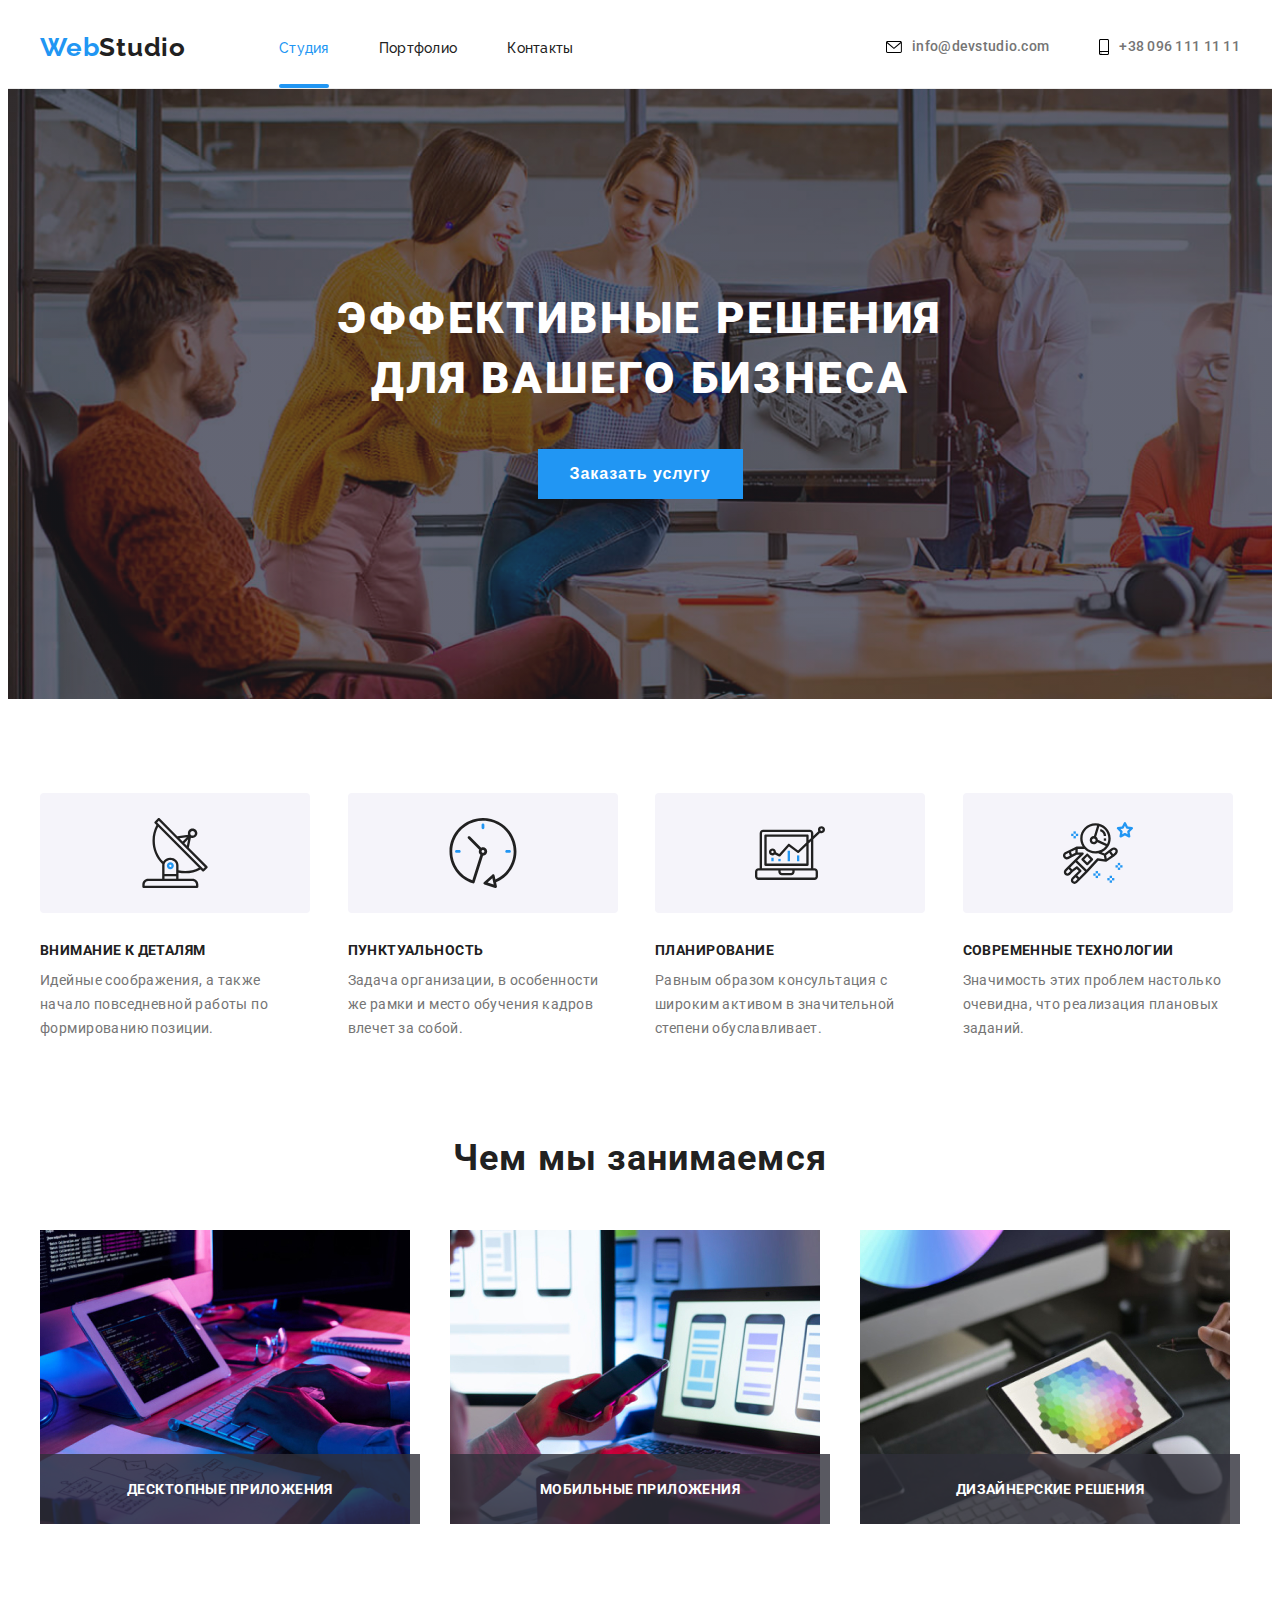
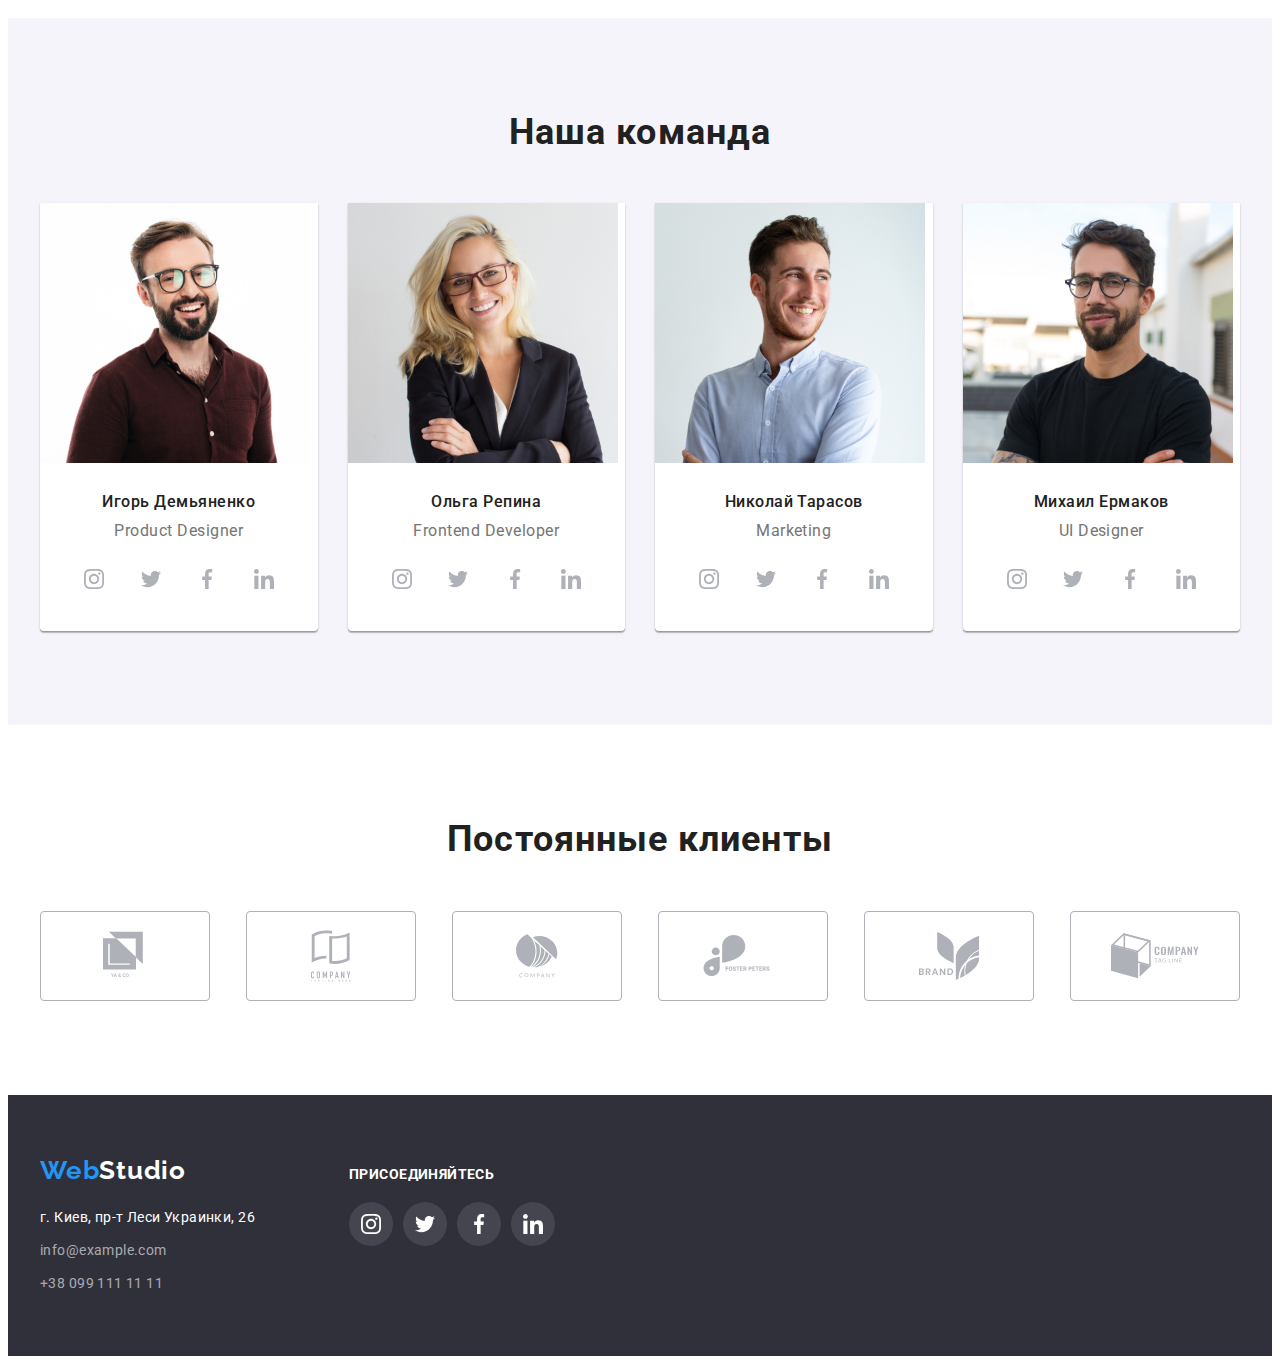
<file: index.html>
<!DOCTYPE html>
<html lang="ru">
  <head>
    <meta charset="UTF-8" />
    <meta http-equiv="X-UA-Compatible" content="IE=edge" />
    <meta name="viewport" content="width=device-width, initial-scale=1.0" />
    <title>Студия</title>
    <link rel="preconnect" href="https://fonts.gstatic.com">
    <link href="https://fonts.googleapis.com/css2?family=Raleway:wght@700&family=Roboto:wght@400;500;700;900&display=swap" rel="stylesheet">
    <link rel="stylesheet" href="https://cdnjs.cloudflare.com/ajax/libs/modern-normalize/1.0.0/modern-normalize.min.css" integrity="sha512-ISS7cAi1PEhQ8jnbJpJZMd29NlhNj4AWYyLOSp2CE/CsHxTCu+r+t0D2yoJudVrd0/8fTVPUVDzY5Tvli75u/g==" crossorigin="anonymous" />
    <link rel="stylesheet" href="./css/styles.css">
  </head>

  <body>
    <header class="header ">
        <div class="container">
            <nav class="navigation">
                <a class="logo link" href="" lang="en">Web<span class="logo-dark">Studio</span></a>
                <ul class="navigation-list list">
                    <li class="navigation-item">
                        <a class="navigation-link link current active" href="./index.html">Студия</a>
                    </li>
                    <li class="navigation-item">
                        <a class="navigation-link link" href="./portfolio.html">Портфолио</a>
                    </li>
                    <li class="navigation-item">
                        <a class="navigation-link link" href="">Контакты</a>
                    </li>
                </ul>
            </nav>
            <a class="mail-link link" href="mailto:info@devstudio.com" lang="en">
                <svg class="mail-link-icon" width="16" height="12">
                    <use href="./images/icons.svg#icon-mail"></use>
                </svg>
                info@devstudio.com
            </a>
            <a class="tel-link link" href="tel:+380961111111">
                <svg class="tel-link-icon" width="10" height="16">
                    <use href="./images/icons.svg#icon-smartphone"></use>
                </svg>
                +38 096 111 11 11
            </a>
        </div>
    </header>

    <main>
        <!--HERO-->
        <section class="hero">
            <div class="container">
                <h1 class="hero-title">ЭФФЕКТИВНЫЕ РЕШЕНИЯ ДЛЯ ВАШЕГО БИЗНЕСА</h1>
                <button class="mdl-button" type="button" data-modal-open>Заказать услугу</button>
            </div>
        </section>
        <!--ADVANTAGES-->
        <section class="advantages">
            <div class="container">
                <h2 class="visually-hidden">Наши преимущества</h2>
                <ul class="advantages-list list">
                    <li class="advantages-list-item">
                        <div class="advantages-list-container">
                            <svg class="advantages-list-icon" width="70" height="70">
                                <use href="./images/icons.svg#icon-antenna"></use>
                            </svg>
                        </div>
                        <h3 class="advantages-title">Внимание к деталям</h3>
                        <p class="advantages-text">Идейные соображения, а также начало повседневной работы по формированию позиции.</p>
                    </li>
                    <li class="advantages-list-item">
                        <div class="advantages-list-container">
                            <svg class="advantages-list-icon" width="70" height="70">
                                <use href="./images/icons.svg#icon-clock"></use>
                            </svg>
                        </div>
                        <h3 class="advantages-title">Пунктуальность</h3>
                        <p class="advantages-text">Задача организации, в особенности же рамки и место обучения кадров влечет за собой.</p>
                    </li>
                    <li class="advantages-list-item">
                        <div class="advantages-list-container">
                            <svg class="advantages-list-icon" width="70" height="70">
                                <use href="./images/icons.svg#icon-diagram"></use>
                            </svg>
                        </div>
                        <h3 class="advantages-title">Планирование</h3>
                        <p class="advantages-text">Равным образом консультация с широким активом в значительной степени обуславливает.</p>
                    </li>
                    <li class="advantages-list-item">
                        <div class="advantages-list-container">
                            <svg class="advantages-list-icon" width="70" height="70">
                                <use href="./images/icons.svg#icon-astronaut"></use>
                            </svg>
                        </div>
                        <h3 class="advantages-title">Современные технологии</h3>
                        <p class="advantages-text">Значимость этих проблем настолько очевидна, что реализация плановых заданий.</p>
                    </li>
                </ul>
            </div>
        </section>
        <!--ABOUT-->
        <section class="about">
            <div class="container">
                <h2 class="title">Чем мы занимаемся</h2>
                <ul class="about-list list">
                    <li class="about-list-item">
                        <div class="about-list-container">
                            <img class="about-list-img" src="./images/About/about-img-3.jpg" alt="разработчик выбирает цветовую гамму на графическом планшете" width="370" height="294">
                            <p class="about-list-text">Десктопные приложения</p>
                        </div>
                    </li>
                    <li class="about-list-item">
                        <div class="about-list-container">
                            <img class="about-list-img" src="./images/About/about-img-1.jpg" alt="разработчик печатает код по блок-схеме" width="370" height="294">
                            <p class="about-list-text">Мобильные приложения</p>
                        </div>
                    </li>
                    <li class="about-list-item">
                        <div class="about-list-container">
                            <img class="about-list-img" src="./images/About/about-img-2.jpg" alt="разработчик продумывает интерфейс под мобильные устройства" width="370" height="294">
                            <p class="about-list-text">Дизайнерские решения</p>
                        </div>
                    </li>
                </ul>
            </div>
        </section>
        <!--TEAM-->
        <section class="team">
            <div class="container">
                <h2 class="title">Наша команда</h2>
                <ul class="team-list list">
                    <li class="team-list-item">
                        <img class="team-list-img" src="./images/Team/team-img-1.jpg" alt="Мужчина улыбается" width="270" height="260">
                        <div class="team-list-container">
                            <h3 class="team-list-title">Игорь Демьяненко</h3>
                            <p class="team-list-text" lang="en">Product Designer</p>
                            <ul class="social-list list">
                                <li class="social-list-item">
                                    <a href="" class="social-list-link link">
                                        <svg class="social-list-icon" width="20" height="20">
                                            <use href="./images/icons.svg#icon-instagram"></use>
                                        </svg>
                                    </a>
                                </li>
                                <li class="social-list-item">
                                    <a href="" class="social-list-link link">
                                        <svg class="social-list-icon" width="20" height="20">
                                            <use href="./images/icons.svg#icon-twitter"></use>
                                        </svg>
                                    </a>
                                </li>
                                <li class="social-list-item">
                                    <a href="" class="social-list-link link">
                                        <svg class="social-list-icon" width="20" height="20">
                                            <use href="./images/icons.svg#icon-facebook"></use>
                                        </svg>
                                    </a>
                                </li>
                                <li class="social-list-item">
                                    <a href="" class="social-list-link link">
                                        <svg class="social-list-icon" width="20" height="20">
                                            <use href="./images/icons.svg#icon-linkedin"></use>
                                        </svg>
                                    </a>
                                </li>
                            </ul>
                        </div>
                    </li>
                    <li class="team-list-item">
                        <img class="team-list-img" src="./images/Team/team-img-2.jpg" alt="Женщина улыбается" width="270" height="260">
                        <div class="team-list-container">
                            <h3 class="team-list-title">Ольга Репина</h3>
                            <p class="team-list-text" lang="en">Frontend Developer</p>
                            <ul class="social-list list">
                                <li class="social-list-item">
                                    <a href="" class="social-list-link link">
                                        <svg class="social-list-icon" width="20" height="20">
                                            <use href="./images/icons.svg#icon-instagram"></use>
                                        </svg>
                                    </a>
                                </li>
                                <li class="social-list-item">
                                    <a href="" class="social-list-link link">
                                        <svg class="social-list-icon" width="20" height="20">
                                            <use href="./images/icons.svg#icon-twitter"></use>
                                        </svg>
                                    </a>
                                </li>
                                <li class="social-list-item">
                                    <a href="" class="social-list-link link">
                                        <svg class="social-list-icon" width="20" height="20">
                                            <use href="./images/icons.svg#icon-facebook"></use>
                                        </svg>
                                    </a>
                                </li>
                                <li class="social-list-item">
                                    <a href="" class="social-list-link link">
                                        <svg class="social-list-icon" width="20" height="20">
                                            <use href="./images/icons.svg#icon-linkedin"></use>
                                        </svg>
                                    </a>
                                </li>
                            </ul>
                        </div>
                    </li>
                    <li class="team-list-item">
                        <img class="team-list-img" src="./images/Team/team-img-3.jpg" alt="Мужчина улыбается" width="270" height="260">
                        <div class="team-list-container">
                            <h3 class="team-list-title">Николай Тарасов</h3>
                            <p class="team-list-text" lang="en">Marketing</p>
                            <ul class="social-list list">
                                <li class="social-list-item">
                                    <a href="" class="social-list-link link">
                                        <svg class="social-list-icon" width="20" height="20">
                                            <use href="./images/icons.svg#icon-instagram"></use>
                                        </svg>
                                    </a>
                                </li>
                                <li class="social-list-item">
                                    <a href="" class="social-list-link link">
                                        <svg class="social-list-icon" width="20" height="20">
                                            <use href="./images/icons.svg#icon-twitter"></use>
                                        </svg>
                                    </a>
                                </li>
                                <li class="social-list-item">
                                    <a href="" class="social-list-link link">
                                        <svg class="social-list-icon" width="20" height="20">
                                            <use href="./images/icons.svg#icon-facebook"></use>
                                        </svg>
                                    </a>
                                </li>
                                <li class="social-list-item">
                                    <a href="" class="social-list-link link">
                                        <svg class="social-list-icon" width="20" height="20">
                                            <use href="./images/icons.svg#icon-linkedin"></use>
                                        </svg>
                                    </a>
                                </li>
                            </ul>
                        </div>
                    </li>
                    <li class="team-list-item">
                        <img class="team-list-img" src="./images/Team/team-img-4.jpg" alt="Мужчина улыбается" width="270" height="260">
                        <div class="team-list-container">
                            <h3 class="team-list-title">Михаил Ермаков</h3>
                            <p class="team-list-text" lang="en">UI Designer</p>
                            <ul class="social-list list">
                                <li class="social-list-item">
                                    <a href="" class="social-list-link link">
                                        <svg class="social-list-icon" width="20" height="20">
                                            <use href="./images/icons.svg#icon-instagram"></use>
                                        </svg>
                                    </a>
                                </li>
                                <li class="social-list-item">
                                    <a href="" class="social-list-link link">
                                        <svg class="social-list-icon" width="20" height="20">
                                            <use href="./images/icons.svg#icon-twitter"></use>
                                        </svg>
                                    </a>
                                </li>
                                <li class="social-list-item">
                                    <a href="" class="social-list-link link">
                                        <svg class="social-list-icon" width="20" height="20">
                                            <use href="./images/icons.svg#icon-facebook"></use>
                                        </svg>
                                    </a>
                                </li>
                                <li class="social-list-item">
                                    <a href="" class="social-list-link link">
                                        <svg class="social-list-icon" width="20" height="20">
                                            <use href="./images/icons.svg#icon-linkedin"></use>
                                        </svg>
                                    </a>
                                </li>
                            </ul>
                        </div>
                    </li>
                </ul>
            </div>
        </section>
        <!--CLIENTS-->
        <section class="clients">
            <div class="container">
                <h2 class="title">Постоянные клиенты</h2>
                <ul class="clients-list list">
                    <li class="clients-list-item">
                        <a class="clients-list-link link" href="">
                            <svg class="clients-list-icon" width="44" height="50">
                                <use href="./images/icons.svg#icon-logo-1"></use>
                            </svg>
                        </a> 
                    </li>
                    <li class="clients-list-item">
                        <a class="clients-list-link link" href="">
                            <svg class="clients-list-icon" width="40" height="52">
                                 <use href="./images/icons.svg#icon-logo-2"></use>
                            </svg>
                        </a> 
                    </li>
                    <li class="clients-list-item">
                        <a class="clients-list-link link" href="">
                            <svg class="clients-list-icon"  width="42" height="44">
                                <use href="./images/icons.svg#icon-logo-3"></use>
                            </svg>
                        </a> 
                    </li>
                    <li class="clients-list-item">
                        <a class="clients-list-link link" href="">
                            <svg class="clients-list-icon" width="80" height="42">
                                <use href="./images/icons.svg#icon-logo-4"></use>
                            </svg>
                        </a> 
                    </li>
                    <li class="clients-list-item">
                        <a class="clients-list-link link" href="">
                            <svg class="clients-list-icon" width="60" height="48">
                                <use href="./images/icons.svg#icon-logo-5"></use>
                            </svg>
                        </a> 
                    </li>
                    <li class="clients-list-item">
                        <a class="clients-list-link link" href="">
                            <svg class="clients-list-icon" width="88" height="46">
                                <use href="./images/icons.svg#icon-logo-6"></use>
                            </svg>
                        </a> 
                    </li>
                </ul>
            </div>
        </section>
    </main>

    <footer class="footer">
        <div class="container footer-container">
            <div class="footer-logo">
                <a class="logo link" href="" lang="en">Web<span class="logo-light">Studio</span></a>
                <address class="address">
                    <ul class="footer-logo-list list">
                        <li class="footer-logo-list-item">
                            <a class="footer-logo-address-link link" href="https://goo.gl/maps/xJWcs8123eFVmAcb9" target="_blank" rel="noopener noreferrer">г. Киев, пр-т Леси Украинки, 26</a></li>
                        <li class="footer-logo-list-item">
                            <a class="footer-logo-mail-link link" href="mailto:info@example.com" lang="en">info@example.com</a></li>
                        <li class="footer-logo-list-item">
                            <a class="footer-logo-tel-link link" href="tel:+380991111111">+38 099 111 11 11</a></li>
                    </ul>
                </address>
            </div>
            <div class="footer-social">
                <p class="footer-social-title">Присоединяйтесь</p>
                <ul class="footer-social-list list">
                    <li class="footer-social-item">
                        <a href="" class="footer-social-link link">
                            <svg class="footer-social-icon" width="20" height="20">
                                <use href="./images/icons.svg#icon-instagram"></use>
                            </svg>
                        </a>
                    </li>
                    <li class="footer-social-item">
                        <a href="" class="footer-social-link link">
                            <svg class="footer-social-icon" width="20" height="20">
                                <use href="./images/icons.svg#icon-twitter"></use>
                            </svg>
                        </a>
                    </li>
                    <li class="footer-social-item">
                        <a href="" class="footer-social-link link">
                            <svg class="footer-social-icon" width="20" height="20">
                                <use href="./images/icons.svg#icon-facebook"></use>
                            </svg>
                        </a>
                    </li>
                    <li class="footer-social-item">
                        <a href="" class="footer-social-link link">
                            <svg class="footer-social-icon" width="20" height="20">
                                <use href="./images/icons.svg#icon-linkedin"></use>
                            </svg>
                        </a>
                    </li>
                </ul>
            </div>
        </div>
    </footer>
    <div class="backdrop is-hidden" data-modal>
        <div class="modal">
            <button type="button" class="modal-close-btn" data-modal-close>
                <svg class="modal-close-icon" width="11" height="11">
                    <use href="./images/icons.svg#icon-Vector"></use>
                </svg>
            </button>
        </div>
    </div>
    <script src="./js/modal.js"></script>
  </body>
</html>
</file>
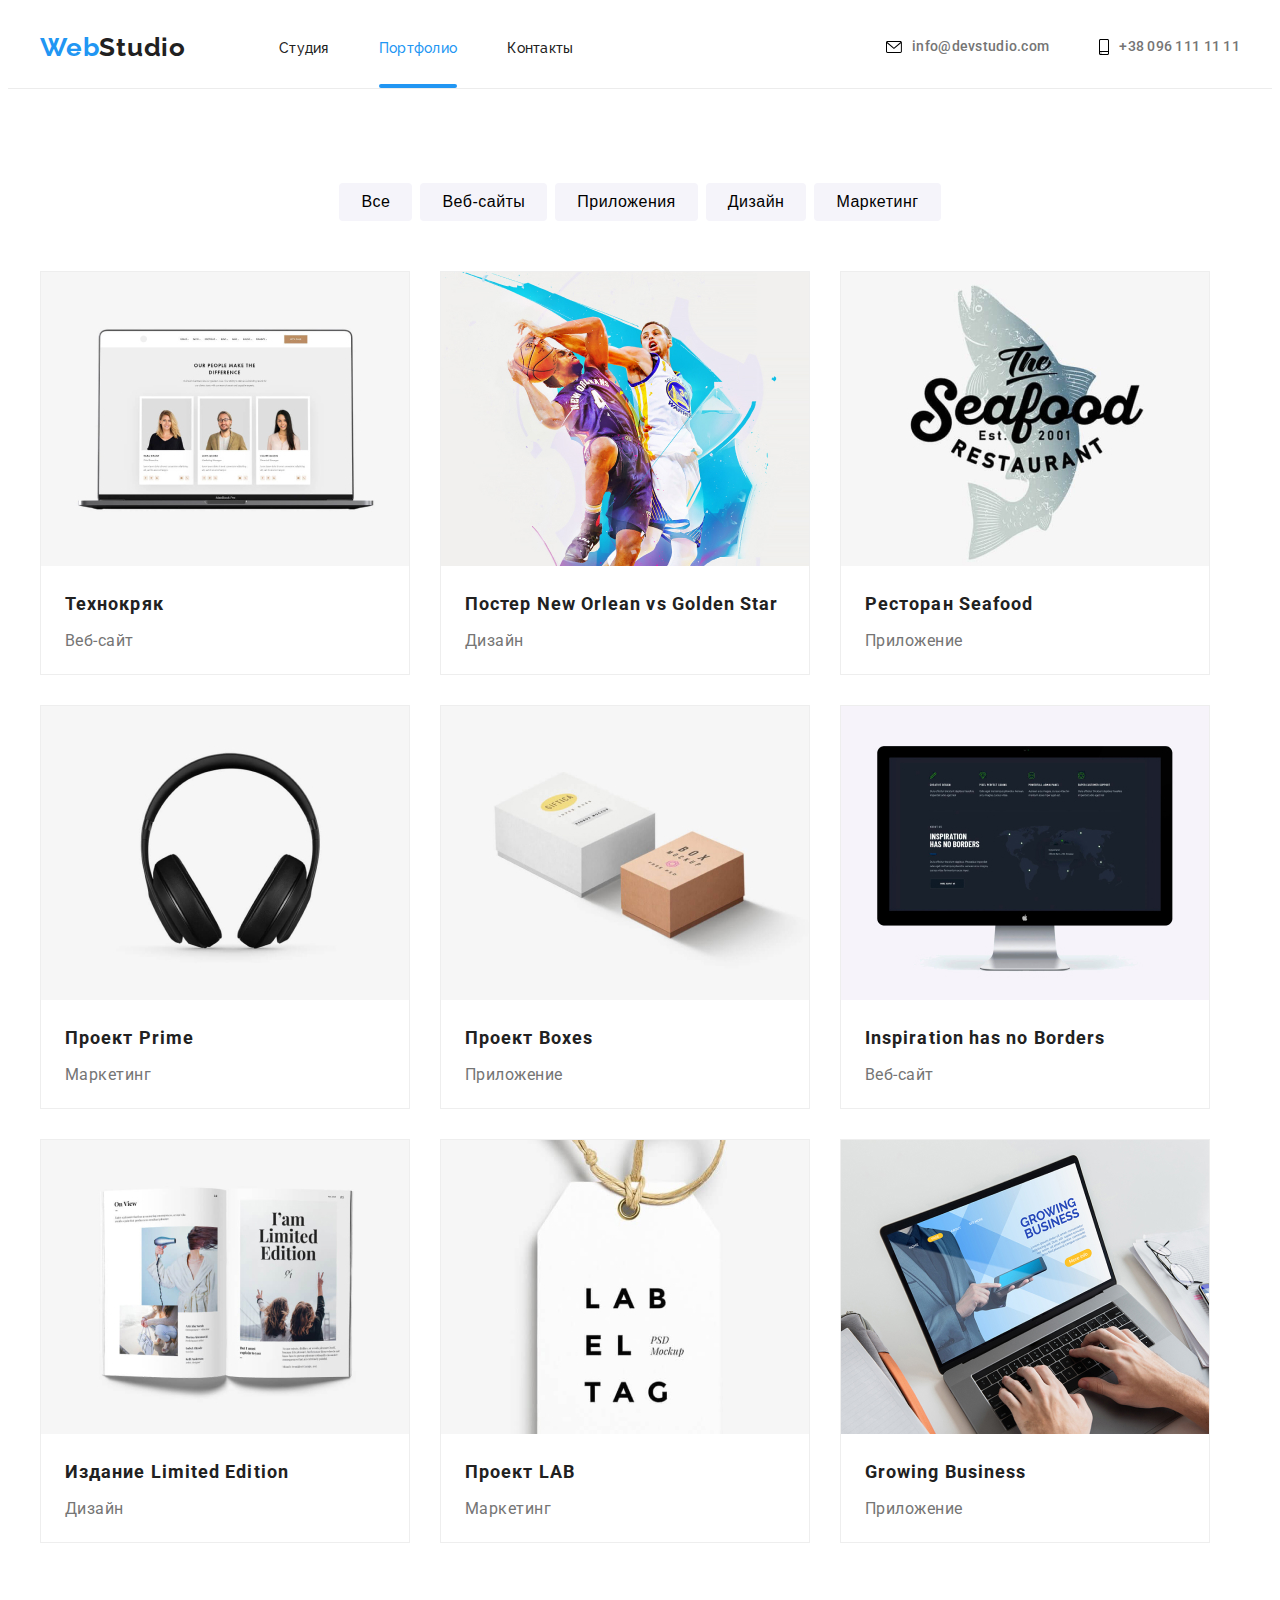
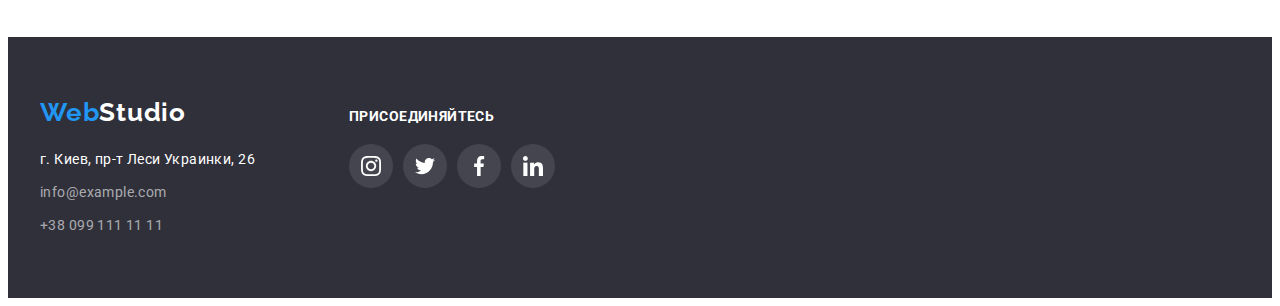
<file: portfolio.html>
<!DOCTYPE html>
<html lang="ru">
  <head>
    <meta charset="UTF-8" />
    <meta http-equiv="X-UA-Compatible" content="IE=edge" />
    <meta name="viewport" content="width=device-width, initial-scale=1.0" />
    <title>Студия</title>
    <link rel="preconnect" href="https://fonts.gstatic.com">
    <link href="https://fonts.googleapis.com/css2?family=Raleway:wght@700&family=Roboto:wght@400;500;700;900&display=swap" rel="stylesheet">
    <link rel="stylesheet" href="https://cdnjs.cloudflare.com/ajax/libs/modern-normalize/1.0.0/modern-normalize.min.css" integrity="sha512-ISS7cAi1PEhQ8jnbJpJZMd29NlhNj4AWYyLOSp2CE/CsHxTCu+r+t0D2yoJudVrd0/8fTVPUVDzY5Tvli75u/g==" crossorigin="anonymous" />
    <link rel="stylesheet" href="./css/styles.css">
  </head>

  <body>
    <header class="header">
        <div class="container">
            <nav class="navigation">
                <a class="logo link" href="./index.html" lang="en">Web<span class="logo-dark">Studio</span></a>
                <ul class="navigation-list list">
                    <li class="navigation-item">
                        <a class="navigation-link link" href="./index.html">Студия</a>
                    </li>
                    <li class="navigation-item">
                        <a class="navigation-link link current active" href="./portfolio.html">Портфолио</a>
                    </li>
                    <li class="navigation-item">
                        <a class="navigation-link link" href="">Контакты</a>
                    </li>
                </ul>
            </nav>
            <a class="mail-link link" href="mailto:info@devstudio.com" lang="en">
                <svg class="mail-link-icon" width="16" height="12">
                    <use href="./images/icons.svg#icon-mail"></use>
                </svg>
                info@devstudio.com
            </a>
            <a class="tel-link link" href="tel:+380961111111">
                <svg class="tel-link-icon" width="10" height="16">
                    <use href="./images/icons.svg#icon-smartphone"></use>
                </svg>
                +38 096 111 11 11
            </a>
        </div>
    </header>

    <main>
        <!--CARDS SORTING-->
        <section class="cards-sorting">
            <div class="container">
                <h2 class="visually-hidden">Сортировка карточек</h2>
                <ul class="cards-sorting-list list">
                    <li class="cards-sorting-list-item">
                        <button class="sort-button" type="button">Все</button>
                    </li>
                    <li class="cards-sorting-list-item">
                        <button class="sort-button" type="button">Веб-сайты</button>
                    </li>
                    <li class="cards-sorting-list-item">
                        <button class="sort-button" type="button">Приложения</button>
                    </li>
                    <li class="cards-sorting-list-item">
                        <button class="sort-button" type="button">Дизайн</button>
                    </li>
                    <li class="cards-sorting-list-item">
                        <button class="sort-button" type="button">Маркетинг</button>
                    </li>
                </ul>
            </div>
        </section>
        <!--CARDS-->
        <section class="cards">
            <div class="container">
                <h2 class="visually-hidden">Карточки</h2>
                <ul class="cards-list list">
                    <li class="cards-list-item">
                        <a class="cards-list-link link" href="">
                            <div class="overlay-container">
                                <img class="cards-list-img" src="./images/Cards/cards-img-1.jpg" alt="Ноутбук с открытым веб-сайтом" width="370" height="294">
                                <p class="overlay">Технокряк это современная площадка распространения коронавируса. Компании используют эту платформу для цифрового шпионажа и атак на защищённые сервера конкурентов.</p>
                            </div>
                            <div class="cards-list-container">
                                <h3 class="cards-list-title">Технокряк</h3>
                                <p class="cards-list-text">Веб-сайт</p>
                            </div>
                        </a>
                    </li>
                    <li class="cards-list-item">
                        <a class="cards-list-link link" href="">
                            <div class="overlay-container">
                                <img class="cards-list-img" src="./images/Cards/cards-img-2.jpg" alt="Постер с баскетболистами" width="370" height="294">
                                <p class="overlay">Lorem ipsum dolor sit amet consectetur adipisicing elit. Consectetur itaque voluptates ipsam fugiat ea aliquam, molestiae omnis, ducimus, quisquam odit cum perferendis cumque maxime corporis facere illum iste eveniet. Repellat?</p>
                            </div>
                            <div class="cards-list-container">
                                <h3 class="cards-list-title">Постер New Orlean vs Golden Star</h3>
                                <p class="cards-list-text">Дизайн</p>
                            </div>
                        </a>
                    </li>
                    <li class="cards-list-item">
                        <a class="cards-list-link link" href="">
                            <div class="overlay-container">
                                <img class="cards-list-img" src="./images/Cards/cards-img-3.jpg" alt="Логотип ресторана морепродуктов" width="370" height="294">
                                <p class="overlay">Lorem ipsum dolor sit amet consectetur adipisicing elit. Consectetur itaque voluptates ipsam fugiat ea aliquam, molestiae omnis, ducimus, quisquam odit cum perferendis cumque maxime corporis facere illum iste eveniet. Repellat?</p>
                            </div>
                            <div class="cards-list-container">
                                <h3 class="cards-list-title">Ресторан Seafood</h3>
                                <p class="cards-list-text">Приложение</p>
                            </div>
                        </a>
                    </li>
                    <li class="cards-list-item">
                        <a class="cards-list-link link" href="">
                            <div class="overlay-container">
                                <img class="cards-list-img" src="./images/Cards/cards-img-4.jpg" alt="Наушники" width="370" height="294">
                                <p class="overlay">Lorem ipsum dolor sit amet consectetur adipisicing elit. Consectetur itaque voluptates ipsam fugiat ea aliquam, molestiae omnis, ducimus, quisquam odit cum perferendis cumque maxime corporis facere illum iste eveniet. Repellat?</p>
                            </div>
                            <div class="cards-list-container">
                                <h3 class="cards-list-title">Проект Prime</h3>
                                <p class="cards-list-text">Маркетинг</p>
                            </div>
                        </a>
                    </li>
                    <li class="cards-list-item">
                        <a class="cards-list-link link" href="">
                            <div class="overlay-container">
                                <img class="cards-list-img" src="./images/Cards/cards-img-5.jpg" alt="Две коробки, белая и бежевая" width="370" height="294">
                                <p class="overlay">Lorem ipsum dolor sit amet consectetur adipisicing elit. Consectetur itaque voluptates ipsam fugiat ea aliquam, molestiae omnis, ducimus, quisquam odit cum perferendis cumque maxime corporis facere illum iste eveniet. Repellat?</p>
                            </div>
                            <div class="cards-list-container">
                                <h3 class="cards-list-title">Проект Boxes</h3>
                                <p class="cards-list-text">Приложение</p>
                            </div>
                        </a>
                    </li>
                    <li class="cards-list-item">
                        <a class="cards-list-link link" href="">
                            <div class="overlay-container">
                                <img class="cards-list-img" src="./images/Cards/cards-img-6.jpg" alt="Компьютер с открытым веб-сайтом" width="370" height="294">
                                <p class="overlay">Lorem ipsum dolor sit amet consectetur adipisicing elit. Consectetur itaque voluptates ipsam fugiat ea aliquam, molestiae omnis, ducimus, quisquam odit cum perferendis cumque maxime corporis facere illum iste eveniet. Repellat?</p>
                            </div>
                            <div class="cards-list-container">
                                <h3 class="cards-list-title">Inspiration has no Borders</h3>
                                <p class="cards-list-text">Веб-сайт</p>
                            </div>
                        </a>
                    </li>
                    <li class="cards-list-item">
                        <a class="cards-list-link link" href="">
                            <div class="overlay-container">
                                <img class="cards-list-img" src="./images/Cards/cards-img-7.jpg" alt="Открытый журнал" width="370" height="294">
                                <p class="overlay">Lorem ipsum dolor sit amet consectetur adipisicing elit. Consectetur itaque voluptates ipsam fugiat ea aliquam, molestiae omnis, ducimus, quisquam odit cum perferendis cumque maxime corporis facere illum iste eveniet. Repellat?</p>
                            </div>
                            <div class="cards-list-container">
                                <h3 class="cards-list-title">Издание Limited Edition</h3>
                                <p class="cards-list-text">Дизайн</p>
                            </div>
                        </a>
                    </li>
                    <li class="cards-list-item">
                        <a class="cards-list-link link" href="">
                            <div class="overlay-container">
                                <img class="cards-list-img" src="./images/Cards/cards-img-8.jpg" alt="Бирка" width="370" height="294">
                                <p class="overlay">Lorem ipsum dolor sit amet consectetur adipisicing elit. Consectetur itaque voluptates ipsam fugiat ea aliquam, molestiae omnis, ducimus, quisquam odit cum perferendis cumque maxime corporis facere illum iste eveniet. Repellat?</p>
                            </div>
                            <div class="cards-list-container">
                                <h3 class="cards-list-title">Проект LAB</h3>
                                <p class="cards-list-text">Маркетинг</p>
                            </div>
                        </a>
                    </li>
                    <li class="cards-list-item">
                        <a class="cards-list-link link" href="">
                            <div class="overlay-container">
                                <img class="cards-list-img" src="./images/Cards/cards-img-9.jpg" alt="Мужчина работает за компьютером" width="370" height="294">
                                <p class="overlay">Lorem ipsum dolor sit amet consectetur adipisicing elit. Consectetur itaque voluptates ipsam fugiat ea aliquam, molestiae omnis, ducimus, quisquam odit cum perferendis cumque maxime corporis facere illum iste eveniet. Repellat?</p>
                            </div>
                            <div class="cards-list-container">
                                <h3 class="cards-list-title">Growing Business</h3>
                                <p class="cards-list-text">Приложение</p>
                            </div>
                        </a>
                    </li>
                </ul>
            </div>
        </section>
    </main>
    <footer class="footer">
        <div class="container footer-container">
            <div class="footer-logo">
                <a class="logo link" href="" lang="en">Web<span class="logo-light">Studio</span></a>
                <address class="address">
                    <ul class="footer-logo-list list">
                        <li class="footer-logo-list-item">
                            <a class="footer-logo-address-link link" href="https://goo.gl/maps/xJWcs8123eFVmAcb9" target="_blank" rel="noopener noreferrer">г. Киев, пр-т Леси Украинки, 26</a></li>
                        <li class="footer-logo-list-item">
                            <a class="footer-logo-mail-link link" href="mailto:info@example.com" lang="en">info@example.com</a></li>
                        <li class="footer-logo-list-item">
                            <a class="footer-logo-tel-link link" href="tel:+380991111111">+38 099 111 11 11</a></li>
                    </ul>
                </address>
            </div>
            <div class="footer-social">
                <p class="footer-social-title">Присоединяйтесь</p>
                <ul class="footer-social-list list">
                    <li class="footer-social-item">
                        <a href="" class="footer-social-link link">
                            <svg class="footer-social-icon" width="20" height="20">
                                <use href="./images/icons.svg#icon-instagram"></use>
                            </svg>
                        </a>
                    </li>
                    <li class="footer-social-item">
                        <a href="" class="footer-social-link link">
                            <svg class="footer-social-icon" width="20" height="20">
                                <use href="./images/icons.svg#icon-twitter"></use>
                            </svg>
                        </a>
                    </li>
                    <li class="footer-social-item">
                        <a href="" class="footer-social-link link">
                            <svg class="footer-social-icon" width="20" height="20">
                                <use href="./images/icons.svg#icon-facebook"></use>
                            </svg>
                        </a>
                    </li>
                    <li class="footer-social-item">
                        <a href="" class="footer-social-link link">
                            <svg class="footer-social-icon" width="20" height="20">
                                <use href="./images/icons.svg#icon-linkedin"></use>
                            </svg>
                        </a>
                    </li>
                </ul>
            </div>
        </div>
    </footer>
  </body>
</html>
</file>
<file: css/styles.css>
:root {
    --main-font: 'Roboto', sans-serif;
    --secondary-font: 'Raleway', sans-serif;
    --accent-color: #2196F3;
}

body {
    font-family: var(--main-font);
    color: #212121
}

h1,
h2,
h3,
h4,
h5,
h6,
p {
    margin: 0;
}

ul,
ol {
    margin: 0;
    padding: 0;
}

img {
    display: block;
}

.visually-hidden {
    position: absolute !important;
    clip: rect(1px 1px 1px 1px); /* IE6, IE7 */
    clip: rect(1px, 1px, 1px, 1px);
    padding: 0 !important;
    border: 0 !important;
    height: 1px !important;
    width: 1px !important;
    overflow: hidden;
  }

.link {
    text-decoration: none;
}

.list {
    list-style: none;
}

.address {
    font-style: normal;
    margin-top: 20px;
}

.title {
    font-style: normal;
    font-weight: 700;
    font-size: 36px;
    line-height: 1.16;
    text-align: center;
    letter-spacing: 0.03em;
}

.logo {
    font-family: var(--secondary-font);
    font-style: normal;
    font-weight: bold;
    font-size: 26px;
    line-height: 1.19;
    letter-spacing: 0.03em;
    color: #2196F3;
    margin-right: 93px;
}

.container {
    width: 1200px;
    margin: 0 auto;
    padding-left: 15px;
    padding-right: 15px;
}

/* =================== HEADER =================== */

.header {
    padding-top: 24px;
    padding-bottom: 25px;
    border-bottom: 1px solid #ECECEC;
}

.header .container {
    display: flex;
    align-items: center;
}

.navigation {
    display: flex;
    align-items: center;
}

.navigation-list {
    display: flex;
    align-items: center;
}

.logo-dark {
    color: #212121;
}

.navigation-item:not(:last-child) {
    margin-right: 50px;
}

.navigation-link {
    position: relative;
    font-family: var(--secondary-font);
    font-weight: 500;
    font-size: 14px;
    line-height: 1.14;
    letter-spacing: 0.02em;
    color: #212121;
    padding-bottom: 32px;
    transition: color 250ms cubic-bezier(0.4, 0, 0.2, 1);
}

.navigation-link:hover,
.navigation-link:focus{
    color: var(--accent-color);
}

.mail-link {
    display: flex;
    align-items: center;
    justify-content: center;
    font-weight: 500;
    font-size: 14px;
    line-height: 1.14;
    letter-spacing: 0.02em;
    color: #757575;
    margin-left: auto;
    margin-right: 50px;
    transition: color 250ms cubic-bezier(0.4, 0, 0.2, 1);
}

.mail-link-icon {
    margin-right: 10px;
    transition: fill 250ms cubic-bezier(0.4, 0, 0.2, 1);
}

.mail-link:hover ,
.mail-link:focus {
    color: var(--accent-color);
}

.mail-link:hover .mail-link-icon,
.mail-link:focus .mail-link-icon {
    fill: var(--accent-color);
}

.tel-link {
    display: flex;
    justify-content: center;
    align-items: center;
    font-weight: 500;
    font-size: 14px;
    line-height: 1.14;
    letter-spacing: 0.02em;
    color: #757575;
    transition: color 250ms cubic-bezier(0.4, 0, 0.2, 1);
}

.tel-link-icon {
    margin-right: 10px;
    transition: fill 250ms cubic-bezier(0.4, 0, 0.2, 1);
}

.tel-link:hover .tel-link-icon,
.tel-link:focus .tel-link-icon {
    fill: var(--accent-color);
}

.tel-link:hover,
.tel-link:focus {
    color: var(--accent-color);
}

.current {
    color: var(--accent-color);
}
 
.active::after {
    position: absolute;
    content: "";
    display: inline;
    width: 100%;
    height: 4px;
    background: var(--accent-color);
    border-radius: 2px;
    bottom: 0px;
    left: 0px;
}

/* =================== END HEADER =================== */

/* =================== HERO =================== */

.hero {
    background: #C4C4C4;
    background-image: linear-gradient(rgba(47, 48, 58, 0.4), rgba(47, 48, 58, 0.4)), url(../images/Hero/Hero-img.jpg);
    padding-top: 200px;
    padding-bottom: 200px;
    background-repeat: no-repeat;
    background-size: cover;
    max-width: 1600px;
    margin: 0 auto;
}

.hero-title {
    font-style: normal;
    font-weight: 900;
    font-size: 44px;
    line-height: 1.36;
    text-align: center;
    letter-spacing: 0.06em;
    text-transform: uppercase;
    color: #FFFFFF;
    flex-wrap: wrap;
    width: 696px;
    height: 120px;
    margin: 0 auto;
    margin-bottom: 40px;
}

.mdl-button {
    font-style: normal;
    font-weight: bold;
    font-size: 16px;
    line-height: 1.87;
    display: flex;
    align-items: center;
    text-align: center;
    letter-spacing: 0.06em;
    background-color: #2196F3;
    color: #FFFFFF;
    cursor: pointer;
    height: 50px;
    padding-top: 10px;
    padding-bottom: 10px;
    padding-left: 32px;
    padding-right: 32px;
    margin: 0 auto;
    border: none;
}

/* =================== END HERO =================== */

/* =================== ADVANTAGES =================== */

.advantages {
    padding-top: 94px;
    padding-bottom: 47px;
}

.advantages-list {
    display: flex;
    align-items: center;
    margin-left: -30px;
}

.advantages-list-item {
    margin-left: 30px;
    flex-basis: calc(100% / 3 - 30px);
}

.advantages-title {
    font-style: normal;
    font-weight: 700;
    font-size: 14px;
    line-height: 1.14;
    letter-spacing: 0.03em;
    text-transform: uppercase;
    width: 270px;
    height: 16px;
    margin-bottom: 10px;
}

.advantages-text {
    font-size: 14px;
    line-height: 1.71;
    letter-spacing: 0.03em;
    color: #757575;
    width: 270px;
    height: 75px;   
}

.advantages-list-container {
    width: 270px;
    height: 120px;
    background: #F5F4FA;
    border-radius: 4px;
    margin-bottom: 30px;
    display: flex;
    justify-content: center;
    align-items: center;
}


/* =================== ABOUT =================== */

.about {
    padding-top: 47px;
    padding-bottom: 94px;
}

.about-list {
    display: flex;
    align-items: center;
    margin-top: 50px;
    margin-left: -30px;
}

.about-list-item {
    margin-left: 30px;
    flex-basis: calc(100% / 3 - 30px);
}

.about-list-container {
    position: relative;
}

.about-list-text {
    position: absolute;
    bottom: 0px;
    left: 0px;
    padding-top: 27px;
    padding-bottom: 27px;
    font-family: var(--main-font);
    font-weight: bold;
    font-size: 14px;
    line-height: 16px;
    text-align: center;
    letter-spacing: 0.03em;
    text-transform: uppercase;
    background: rgba(47, 48, 58, 0.8);
    width: 100%;
    color: #FFFFFF;
}

/* =================== END ABOUT =================== */

/* =================== TEAM =================== */

.team {
    background: #F5F4FA;
    padding-top: 94px;
    padding-bottom: 94px;
}

.team-list {
    margin-top: 50px;
    display: flex;
    align-items: center;
    margin-left: -30px;
}

.team-list-container {
    padding-top: 30px;
    padding-bottom: 30px;
    padding-right: 32px;
    padding-left: 32px;
}

.team-list-item {
    width: 270px;
    height: 428px;
    background: #FFFFFF;
    /* material shadow v1 */
    box-shadow: 0px 1px 3px rgba(0, 0, 0, 0.12), 0px 1px 1px rgba(0, 0, 0, 0.14), 0px 2px 1px rgba(0, 0, 0, 0.2);
    border-radius: 0px 0px 4px 4px;
    margin-left: 30px;
    flex-basis: calc(100% / 4 - 30px);
}

.team-list-title {
    font-style: normal;
    font-weight: 500;
    font-size: 16px;
    line-height: 1.18;
    text-align: center;
    letter-spacing: 0.03em;
    margin-bottom: 10px;
     
}

.team-list-text {
    font-style: normal;
    font-weight: 400;
    font-size: 16px;
    line-height: 1.18;
    text-align: center;
    letter-spacing: 0.03em;
    color: #757575;
    margin-bottom: 16px;
}

.social-list {
    display: flex;
    align-items: center;
    justify-content: space-between;
}

.social-list-link {
    display: flex;
    justify-content: center;
    align-items: center;
    width: 44px;
    height: 44px;
    border-radius: 50%;
    background-color: #fff;
    transition: background-color 250ms cubic-bezier(0.4, 0, 0.2, 1);
}

.social-list-icon {
    fill: #AFB1B8;
}

.social-list-link:hover,
.social-list-link:focus {
    background-color: var(--accent-color);
}

.social-list-link:hover .social-list-icon,
.social-list-link:focus .social-list-icon {
    fill: #FFFFFF;
}

/* =================== END TEAM =================== */

/* =================== CLIENTS =================== */

.clients {
    padding-top: 94px;
    padding-bottom: 94px;
}

.clients-list {
    margin-top: 50px;
    display: flex;
    align-items: center;
    justify-content: space-between;
}

.clients-list-link {
    display: flex;
    align-items: center;
    justify-content: center;
    width: 170px;
    height: 90px;
    border: 1px solid #AFB1B8;
    box-sizing: border-box;
    border-radius: 4px;
    transition: border 250ms cubic-bezier(0.4, 0, 0.2, 1);
}

.clients-list-icon {
    fill: #AFB1B8;
    transition: fill 250ms cubic-bezier(0.4, 0, 0.2, 1);
}

.clients-list-link:hover,
.clients-list-link:focus {
    border: 1px solid var(--accent-color)
}

.clients-list-link:hover .clients-list-icon,
.clients-list-link:focus .clients-list-icon {
    fill: var(--accent-color)
}

/* =================== END CLIENTS =================== */

/* =================== FOOTER =================== */

.footer {
    background: #2F303A;
    padding-top: 60px;
    padding-bottom: 60px;
}

.footer-container {
    display: flex;
    align-items: baseline;
}

.footer-logo {
    margin-right: 70px;
}

.logo-light {
    color: #FFFFFF;
}

.footer-logo-list-item:not(:last-child) {
    margin-bottom: 9px;
}

.footer-logo-address-link {
    font-style: normal;
    font-weight: 400;
    font-size: 14px;
    line-height: 1.71;
    letter-spacing: 0.03em;
    color: #FFFFFF;
}

.footer-logo-mail-link {
    font-style: normal;
    font-weight: 400;
    font-size: 14px;
    line-height: 1.71;
    letter-spacing: 0.03em;
    color: rgba(255, 255, 255, 0.6);
}

.footer-logo-tel-link {
    font-style: normal;
    font-weight: 400;
    font-size: 14px;
    line-height: 1.71;
    letter-spacing: 0.03em;
    color: rgba(255, 255, 255, 0.6);
}

.footer-social-list {
    display: flex;
    align-items: center;
    justify-content: space-between;
}

.footer-social-title {
    font-weight: bold;
    font-size: 14px;
    line-height: 16px;
    letter-spacing: 0.03em;
    text-transform: uppercase;
    margin-bottom: 20px;
    color: #FFFFFF;
}

.footer-social-link {
    display: flex;
    justify-content: center;
    align-items: center;
    width: 44px;
    height: 44px;
    border-radius: 50%;
    background: rgba(255, 255, 255, 0.1);
    transition: background-color 250ms cubic-bezier(0.4, 0, 0.2, 1);
}

.footer-social-item:not(:last-child) {
    margin-right: 10px;
}

.footer-social-icon {
    fill: #FFFFFF;
}

.footer-social-link:hover,
.footer-social-link:focus{
    background-color: var(--accent-color);
}

/* =================== END FOOTER ===================*/

/* =================== CARDS SORTING =================== */
.sort-button {
    font-style: normal;
    font-weight: 500;
    font-size: 16px;
    line-height: 1.62;
    text-align: center;
    letter-spacing: 0.03em;
    cursor: pointer;
    padding-top: 6px;
    padding-bottom: 6px;
    padding-right: 22px;
    padding-left: 22px;
    background: #F5F4FA;
    border-radius: 4px;
    border: none;
    transition: background-color 250ms cubic-bezier(0.4, 0, 0.2, 1), color 250ms cubic-bezier(0.4, 0, 0.2, 1), box-shadow 250ms cubic-bezier(0.4, 0, 0.2, 1);
}

.cards-sorting {
    padding-top: 94px;
    padding-bottom: 25px;
}

.cards-sorting-list-item {
    margin-left: 8px;
}

.cards-sorting-list {
    display: flex;
    align-items: center;
    margin-left: -8px;
    justify-content: center;
}

.sort-button:hover,
.sort-button:focus {
    background-color: var(--accent-color);
    color: #FFFFFF;
    box-shadow: 0px 3px 1px rgba(0, 0, 0, 0.1), 0px 1px 2px rgba(0, 0, 0, 0.08), 0px 2px 2px rgba(0, 0, 0, 0.12);
}
/* =================== END CARD SORTING =================== */

/* =================== CARDS =================== */

.cards {
    padding-top: 25px;
    padding-bottom: 94px;
}

.cards-list {
    display: flex;
    align-items: center;
    flex-wrap: wrap;
    margin-top: -30px;
    margin-left: -30px;
}

.cards-list-container {
    padding-bottom: 20px;
    padding-right: 24px;
    padding-left: 24px;
    padding-top: 20px;
}

.cards-list-title {
    font-style: normal;
    font-weight: 700;
    font-size: 18px;
    line-height: 2;
    letter-spacing: 0.06em;
    color: #212121;
    margin-bottom: 4px;
}

.cards-list-text {
    font-style: normal;
    font-weight: 400;
    font-size: 16px;
    line-height: 1.87;
    letter-spacing: 0.03em;
    color: #757575;
}

.cards-list-item {
    width: 370px;
    height: 404px;
    left: 215px;
    top: 262px;
    background: #FFFFFF;
    border: 1px solid #EEEEEE;
    box-sizing: border-box;
    margin-left: 30px;
    margin-top: 30px;
    flex-basis: calc(100% / 9 - 30px);
}

.cards-list-item:hover,
.cards-list-item:focus {
    box-shadow: 0px 1px 1px rgba(0, 0, 0, 0.12), 0px 4px 4px rgba(0, 0, 0, 0.06), 1px 4px 6px rgba(0, 0, 0, 0.16);
}

.overlay-container {
    position: relative;
    overflow: hidden;
}

.overlay {
    position: absolute;
    top: 0px;
    left: 0px;
    background: rgba(33, 150, 243, 0.9);
    padding-top: 63px;
    padding-bottom: 63px;
    padding-left: 24px;
    padding-right: 24px;
    height: 100%;
    width: 100%;
    font-family: var(--main-font);
    font-size: 18px;
    line-height: 1.56;
    letter-spacing: 0.03em;
    color: #FFFFFF;
    transform: translateY(101%);
    transition: transform 250ms cubic-bezier(0.4, 0, 0.2, 1)
}

.cards-list-link:hover .overlay,
.cards-list-link:focus .overlay {
    transform: translateY(0%);
}

/* =================== END CARDS =================== */

.backdrop {
    position: fixed;
    top: 0;
    left: 0;
    width: 100vw;
    height: 100vh;
    background: rgba(0, 0, 0, 0.2);
    transition: opacity 250ms cubic-bezier(0.4, 0, 0.2, 1), visibility 250ms cubic-bezier(0.4, 0, 0.2, 1), pointer-events 250ms cubic-bezier(0.4, 0, 0.2, 1)
}

.modal {
    position: absolute;
    top: 50%;
    left: 50%;
    transform: translate(-50%, -50%);
    width: 528px;
    height: 580px;
    background-color: #FFFFFF;
}

.modal-close-btn {
    position: absolute;
    top: 8px;
    right: 8px;
    width: 30px;
    height: 30px;
    background: #FFFFFF;
    border: 1px solid rgba(0, 0, 0, 0.1);
    border-radius: 50%;
    cursor: pointer;
}

.is-hidden {
    opacity: 0;
    visibility: hidden;
    pointer-events: none;
}
</file>
